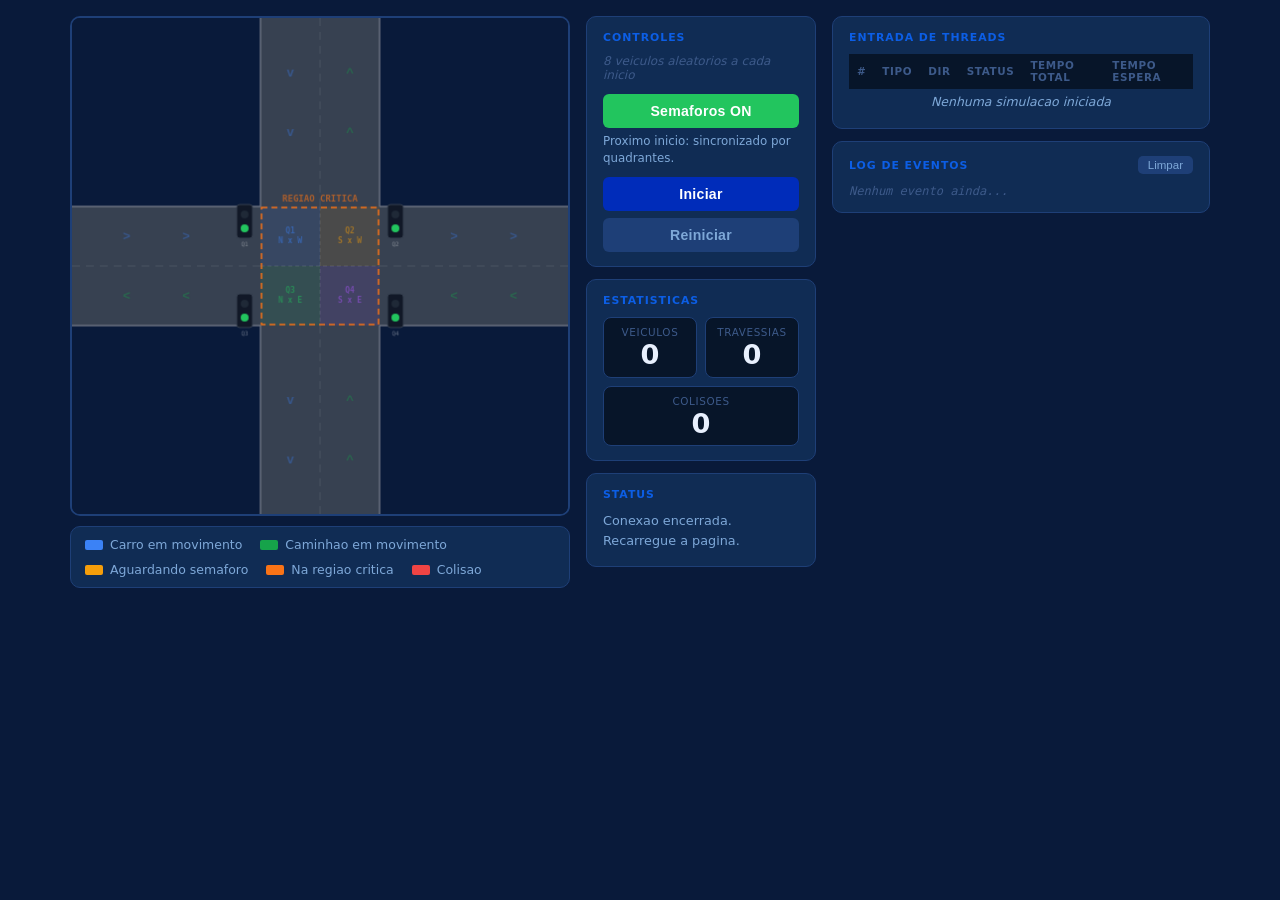
<file: frontend/index.html>
<!DOCTYPE html>
<html lang="pt-BR">
<head>
  <meta charset="UTF-8" />
  <meta name="viewport" content="width=device-width, initial-scale=1.0" />
  <title>Sincronismo de Threads - Cruzamento</title>
  <link rel="stylesheet" href="style.css" />
</head>
<body>
<div id="app">
  <div id="layout">
    <div id="col-sim">
      <canvas id="sim-canvas" width="500" height="500"></canvas>

      <div class="panel" id="legend-panel">
        <span class="legend-item"><span class="chip moving-car"></span>Carro em movimento</span>
        <span class="legend-item"><span class="chip moving-truck"></span>Caminhao em movimento</span>
        <span class="legend-item"><span class="chip waiting"></span>Aguardando semaforo</span>
        <span class="legend-item"><span class="chip in-critical"></span>Na regiao critica</span>
        <span class="legend-item"><span class="chip collided"></span>Colisao</span>
      </div>
    </div>

    <div id="col-controls">
      <section class="panel">
        <h2>Controles</h2>
        <p class="config-info">8 veiculos aleatorios a cada inicio</p>
        <button id="btn-mode" class="btn btn-toggle btn-toggle-on">Semaforos: ON</button>
        <p class="mode-note" id="mode-note">Modo sincronizado selecionado para o proximo inicio.</p>
        <button id="btn-start" class="btn btn-primary">Iniciar</button>
        <button id="btn-reset" class="btn btn-secondary">Reiniciar</button>
      </section>

      <section class="panel">
        <h2>Estatisticas</h2>
        <div class="stat-grid">
          <div class="stat-item">
            <span class="stat-label">Veiculos</span>
            <span class="stat-value" id="stat-total">0</span>
          </div>
          <div class="stat-item">
            <span class="stat-label">Travessias</span>
            <span class="stat-value" id="stat-crossings">0</span>
          </div>
          <div class="stat-item stat-full">
            <span class="stat-label">Colisoes</span>
            <span class="stat-value" id="stat-collisions">0</span>
          </div>
        </div>
      </section>

      <section class="panel">
        <h2>Status</h2>
        <p id="status-msg">Aguardando inicio...</p>
      </section>
    </div>

    <div id="col-threads">
      <section class="panel">
        <h2>Entrada de Threads</h2>
        <div id="thread-table-wrapper">
          <table id="thread-table">
            <thead>
              <tr>
                <th>#</th>
                <th>Tipo</th>
                <th>Dir</th>
                <th>Status</th>
                <th>Tempo Total</th>
                <th>Tempo Espera</th>
              </tr>
            </thead>
            <tbody id="thread-tbody">
              <tr><td colspan="6" class="empty-row">Nenhuma thread ativa</td></tr>
            </tbody>
          </table>
        </div>
      </section>

      <section class="panel" id="log-panel">
        <div class="log-header">
          <h2>Log de eventos</h2>
          <button id="btn-clear-log" class="btn-small">Limpar</button>
        </div>
        <div id="log-list">
          <span class="log-empty">Nenhum evento ainda...</span>
        </div>
      </section>
    </div>
  </div>
</div>
<script src="script.js"></script>
</body>
</html>
</file>
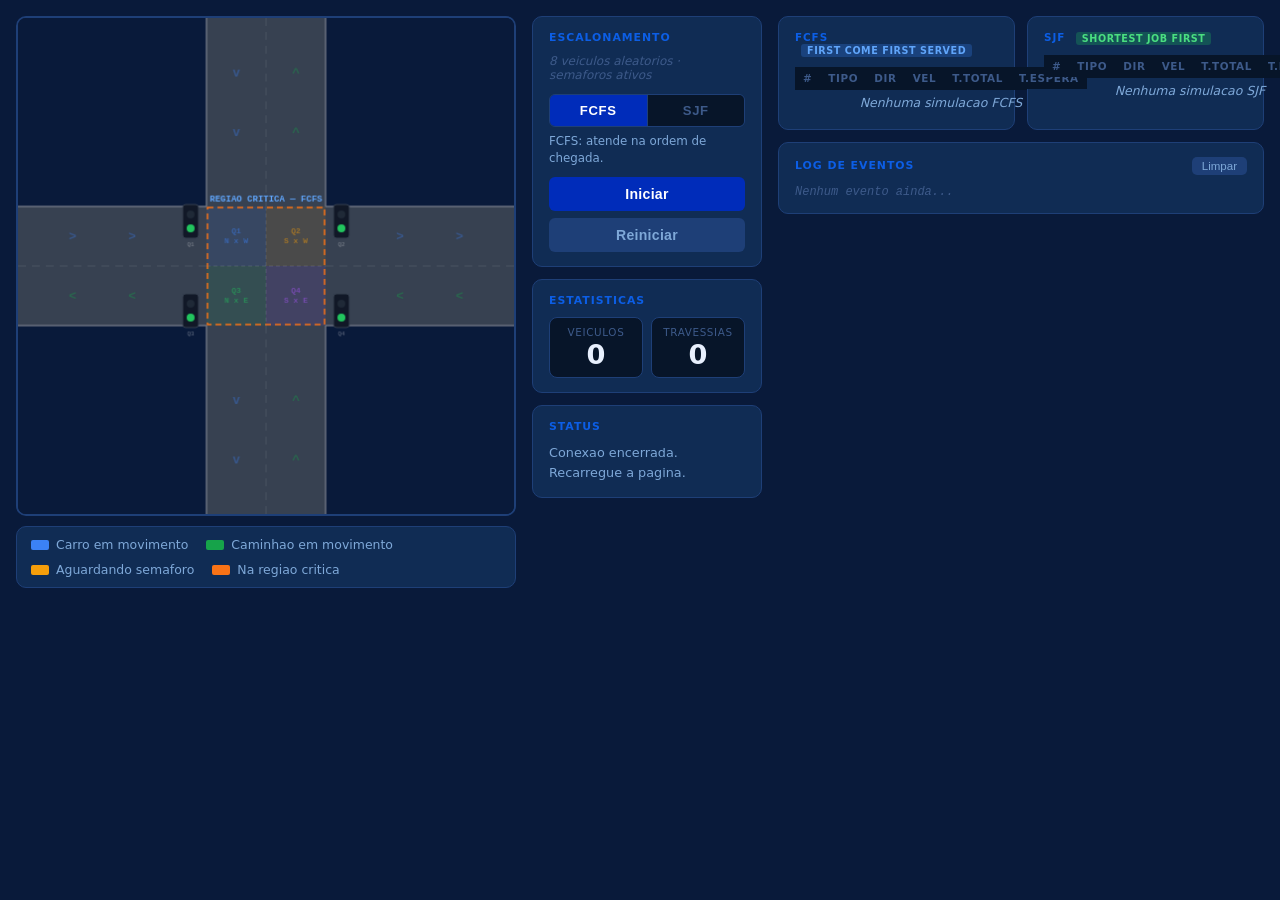
<file: frontend/index2.html>
<!DOCTYPE html>
<html lang="pt-BR">
<head>
  <meta charset="UTF-8" />
  <meta name="viewport" content="width=device-width, initial-scale=1.0" />
  <title>Sincronismo de Threads — FCFS vs SJF</title>
  <link rel="stylesheet" href="style.css" />
  <style>
    #app { max-width: 1440px; }
  </style>
</head>
<body>
<div id="app">
  <div id="layout">

    <!-- ── Coluna 1: Simulação + Legenda ──────────────────────── -->
    <div id="col-sim">
      <canvas id="sim-canvas" width="500" height="500"></canvas>

      <div class="panel" id="legend-panel">
        <span class="legend-item"><span class="chip moving-car"></span>Carro em movimento</span>
        <span class="legend-item"><span class="chip moving-truck"></span>Caminhao em movimento</span>
        <span class="legend-item"><span class="chip waiting"></span>Aguardando semaforo</span>
        <span class="legend-item"><span class="chip in-critical"></span>Na regiao critica</span>
      </div>
    </div>

    <!-- ── Coluna 2: Controles + Semaforos + Estatisticas ─────── -->
    <div id="col-controls">

      <section class="panel">
        <h2>Escalonamento</h2>
        <p class="config-info">8 veiculos aleatorios · semaforos ativos</p>

        <div class="sched-group">
          <button id="btn-sched-fcfs" class="btn-sched active">FCFS</button>
          <button id="btn-sched-sjf"  class="btn-sched">SJF</button>
        </div>
        <p class="mode-note" id="mode-note">FCFS: atende na ordem de chegada.</p>

        <button id="btn-start" class="btn btn-primary">Iniciar</button>
        <button id="btn-reset" class="btn btn-secondary">Reiniciar</button>
      </section>

      <section class="panel">
        <h2>Estatisticas</h2>
        <div class="stat-grid">
          <div class="stat-item">
            <span class="stat-label">Veiculos</span>
            <span class="stat-value" id="stat-total">0</span>
          </div>
          <div class="stat-item">
            <span class="stat-label">Travessias</span>
            <span class="stat-value" id="stat-crossings">0</span>
          </div>
        </div>
      </section>

      <section class="panel">
        <h2>Status</h2>
        <p id="status-msg">Aguardando inicio...</p>
      </section>

    </div>

    <!-- ── Coluna 3: Tabelas FCFS + SJF lado a lado + Log ─────── -->
    <div id="col-threads">

      <div id="tables-row">

        <section class="panel table-panel">
          <h2>FCFS <span class="table-badge badge-fcfs">First Come First Served</span></h2>
          <div class="thread-table-wrapper">
            <table class="thread-table">
              <thead>
                <tr>
                  <th>#</th>
                  <th>Tipo</th>
                  <th>Dir</th>
                  <th>Vel</th>
                  <th>T.Total</th>
                  <th>T.Espera</th>
                </tr>
              </thead>
              <tbody id="fcfs-tbody">
                <tr><td colspan="6" class="empty-row">Nenhuma simulacao FCFS</td></tr>
              </tbody>
            </table>
          </div>
        </section>

        <section class="panel table-panel">
          <h2>SJF <span class="table-badge badge-sjf">Shortest Job First</span></h2>
          <div class="thread-table-wrapper">
            <table class="thread-table">
              <thead>
                <tr>
                  <th>#</th>
                  <th>Tipo</th>
                  <th>Dir</th>
                  <th>Vel</th>
                  <th>T.Total</th>
                  <th>T.Espera</th>
                </tr>
              </thead>
              <tbody id="sjf-tbody">
                <tr><td colspan="6" class="empty-row">Nenhuma simulacao SJF</td></tr>
              </tbody>
            </table>
          </div>
        </section>

      </div>

      <section class="panel" id="log-panel">
        <div class="log-header">
          <h2>Log de eventos</h2>
          <button id="btn-clear-log" class="btn-small">Limpar</button>
        </div>
        <div id="log-list">
          <span class="log-empty">Nenhum evento ainda...</span>
        </div>
      </section>

    </div>

  </div><!-- #layout -->
</div><!-- #app -->
<script src="script2.js"></script>
</body>
</html>
</file>
<file: frontend/style.css>
:root {
  --bg: #091a3a;
  --panel: #102c54;
  --panel-dark: #071529;
  --border: #1e3f77;
  --primary: #002cba;
  --primary-lit: #0c5ee5;
  --text: #e8f0fe;
  --text-muted: #7ea8d8;
  --text-dim: #3d5a8a;
  --danger: #ef4444;
  --success: #22c55e;
  --warning: #f59e0b;
  --truck-color: #16a34a;
}

*, *::before, *::after {
  box-sizing: border-box;
  margin: 0;
  padding: 0;
}

body {
  font-family: "Segoe UI", system-ui, sans-serif;
  background: var(--bg);
  color: var(--text);
  min-height: 100vh;
  padding: 16px;
}

#app {
  max-width: 1140px;
  margin: 0 auto;
}

#layout {
  display: flex;
  gap: 16px;
  align-items: flex-start;
}

#col-sim {
  flex-shrink: 0;
  display: flex;
  flex-direction: column;
  gap: 10px;
}

#sim-canvas {
  display: block;
  width: 500px;
  height: 500px;
  border: 2px solid var(--border);
  border-radius: 10px;
  background: var(--bg);
}

#legend-panel {
  width: 500px;
  display: flex;
  flex-wrap: wrap;
  gap: 10px 18px;
  padding: 10px 14px;
}

.legend-item {
  display: flex;
  align-items: center;
  gap: 7px;
  font-size: 0.78rem;
  color: var(--text-muted);
}

.chip {
  width: 18px;
  height: 10px;
  border-radius: 2px;
  flex-shrink: 0;
}

.chip.moving-car { background: #3b82f6; }
.chip.moving-truck { background: var(--truck-color); }
.chip.waiting { background: var(--warning); }
.chip.in-critical { background: #f97316; }
.chip.collided { background: var(--danger); }

#col-controls {
  width: 230px;
  flex-shrink: 0;
  display: flex;
  flex-direction: column;
  gap: 12px;
}

#col-threads {
  flex: 1;
  min-width: 0;
  display: flex;
  flex-direction: column;
  gap: 12px;
}

.panel {
  background: var(--panel);
  border: 1px solid var(--border);
  border-radius: 10px;
  padding: 14px 16px;
}

.panel h2 {
  font-size: 0.68rem;
  font-weight: 700;
  text-transform: uppercase;
  letter-spacing: 0.09em;
  color: var(--primary-lit);
  margin-bottom: 10px;
}

.config-info {
  font-size: 0.75rem;
  color: var(--text-dim);
  margin-bottom: 12px;
  font-style: italic;
}

.mode-note {
  font-size: 0.74rem;
  color: var(--text-muted);
  line-height: 1.45;
  margin: -2px 0 10px;
}

/* ── Seletor de escalonamento (FCFS / SJF) ───────────────────────────────── */
.sched-group {
  display: flex;
  border: 1px solid var(--border);
  border-radius: 6px;
  overflow: hidden;
  margin-bottom: 8px;
}

.btn-sched {
  flex: 1;
  padding: 8px 4px;
  border: none;
  font-size: 0.82rem;
  font-weight: 700;
  cursor: pointer;
  letter-spacing: 0.05em;
  transition: background 0.15s, color 0.15s;
  background: var(--panel-dark);
  color: var(--text-dim);
}

.btn-sched + .btn-sched {
  border-left: 1px solid var(--border);
}

.btn-sched.active {
  background: var(--primary);
  color: #fff;
}

.btn-sched:hover:not(.active) {
  background: var(--border);
  color: var(--text-muted);
}

/* ── Tabelas lado a lado (index2) ────────────────────────────────────────── */
#tables-row {
  display: flex;
  gap: 12px;
  min-width: 0;
}

.table-panel {
  flex: 1;
  min-width: 0;
}

.table-panel h2 {
  font-size: 0.65rem;
}

.table-badge {
  display: inline-block;
  padding: 1px 6px;
  border-radius: 3px;
  font-size: 0.6rem;
  font-weight: 700;
  letter-spacing: 0.06em;
  margin-left: 6px;
  vertical-align: middle;
}

.badge-fcfs { background: rgba(59,130,246,0.25); color: #60a5fa; }
.badge-sjf  { background: rgba(34,197,94,0.25);  color: #4ade80; }

.btn {
  display: block;
  width: 100%;
  padding: 9px;
  border: none;
  border-radius: 6px;
  font-size: 0.88rem;
  font-weight: 700;
  cursor: pointer;
  margin-bottom: 7px;
  letter-spacing: 0.02em;
  transition: filter 0.15s;
}

.btn:last-child { margin-bottom: 0; }
.btn:hover { filter: brightness(1.18); }
.btn:active { filter: brightness(0.88); }
.btn-primary { background: var(--primary); color: #fff; }
.btn-secondary { background: var(--border); color: var(--text-muted); }
.btn-toggle { color: #fff; }
.btn-toggle-on { background: var(--success); }
.btn-toggle-off { background: var(--danger); }

.stat-grid {
  display: grid;
  grid-template-columns: repeat(2, 1fr);
  gap: 8px;
}

.stat-full {
  grid-column: 1 / -1;
}

.stat-item {
  background: var(--panel-dark);
  border: 1px solid var(--border);
  border-radius: 8px;
  padding: 8px 6px;
  text-align: center;
}

.stat-label {
  display: block;
  font-size: 0.65rem;
  color: var(--text-dim);
  text-transform: uppercase;
  letter-spacing: 0.06em;
  margin-bottom: 3px;
}

.stat-value {
  display: block;
  font-size: 1.7rem;
  font-weight: 700;
  color: var(--text);
  line-height: 1;
}

#status-msg {
  font-size: 0.8rem;
  color: var(--text-muted);
  line-height: 1.6;
}

#thread-table-wrapper,
.thread-table-wrapper {
  max-height: none;
  overflow: visible;
  border-radius: 6px;
}

#thread-table,
.thread-table {
  width: 100%;
  border-collapse: collapse;
  font-size: 0.78rem;
}

#thread-table thead th,
.thread-table thead th {
  background: var(--panel-dark);
  color: var(--text-dim);
  font-weight: 700;
  font-size: 0.65rem;
  text-transform: uppercase;
  letter-spacing: 0.06em;
  padding: 5px 8px;
  text-align: left;
  position: sticky;
  top: 0;
}

#thread-table tbody td,
.thread-table tbody td {
  padding: 5px 8px;
  border-top: 1px solid var(--panel-dark);
  color: var(--text-muted);
  white-space: nowrap;
}

#thread-table tbody tr:hover td,
.thread-table tbody tr:hover td { background: #0a1e44; }

.ts-idle { color: var(--text-dim) !important; font-style: italic; }
.ts-moving { color: #3b82f6 !important; }
.ts-waiting { color: var(--warning) !important; font-weight: 600; }
.ts-in_critical { color: #f97316 !important; font-weight: 600; }
.ts-collided { color: var(--danger) !important; font-weight: 700; }
.ts-finished { color: #4b5563 !important; opacity: 0.7; }

.type-truck { color: var(--truck-color) !important; font-weight: 600; }
.type-car { color: var(--text-muted); }
.speed-col { color: var(--text) !important; font-weight: 600; font-family: monospace; }
.time-col { color: var(--primary-lit) !important; font-family: monospace; }
.empty-row { color: var(--text-dim); font-style: italic; text-align: center; }

#log-panel {
  flex: 1;
  display: flex;
  flex-direction: column;
}

.log-header {
  display: flex;
  justify-content: space-between;
  align-items: center;
  margin-bottom: 10px;
}

.log-header h2 { margin-bottom: 0; }

.btn-small {
  background: var(--border);
  color: var(--text-muted);
  border: none;
  border-radius: 5px;
  padding: 3px 10px;
  font-size: 0.72rem;
  cursor: pointer;
  transition: filter 0.15s;
}

.btn-small:hover { filter: brightness(1.25); }

#log-list {
  flex: 1;
  max-height: 260px;
  overflow-y: auto;
  display: flex;
  flex-direction: column;
  gap: 2px;
  font-family: "Cascadia Code", Consolas, monospace;
  font-size: 0.75rem;
  scrollbar-width: thin;
  scrollbar-color: var(--border) transparent;
}

.log-entry {
  padding: 3px 6px;
  border-radius: 3px;
  line-height: 1.5;
  animation: fadeIn 0.2s ease;
}

.log-empty {
  color: var(--text-dim);
  font-style: italic;
  font-size: 0.75rem;
}

.log-start { color: var(--text-dim); }
.log-spawn { color: #93c5fd; }
.log-waiting { color: var(--warning); }
.log-enter { color: #f97316; font-weight: 600; }
.log-exit { color: var(--primary-lit); }
.log-collision { color: var(--danger); font-weight: 700; }
.log-finished { color: var(--text-dim); }
.log-complete { color: #a78bfa; font-weight: 700; }

@keyframes fadeIn {
  from { opacity: 0; transform: translateY(-2px); }
  to { opacity: 1; transform: translateY(0); }
}

@media (max-width: 900px) {
  #layout { flex-wrap: wrap; }
  #col-sim { width: 100%; align-items: center; }
  #col-controls, #col-threads { flex: 1; min-width: 200px; }
}

@media (max-width: 560px) {
  #sim-canvas { width: 340px; height: 340px; }
  #legend-panel { width: 340px; }
  #col-controls, #col-threads { width: 100%; flex: none; }
}
</file>
